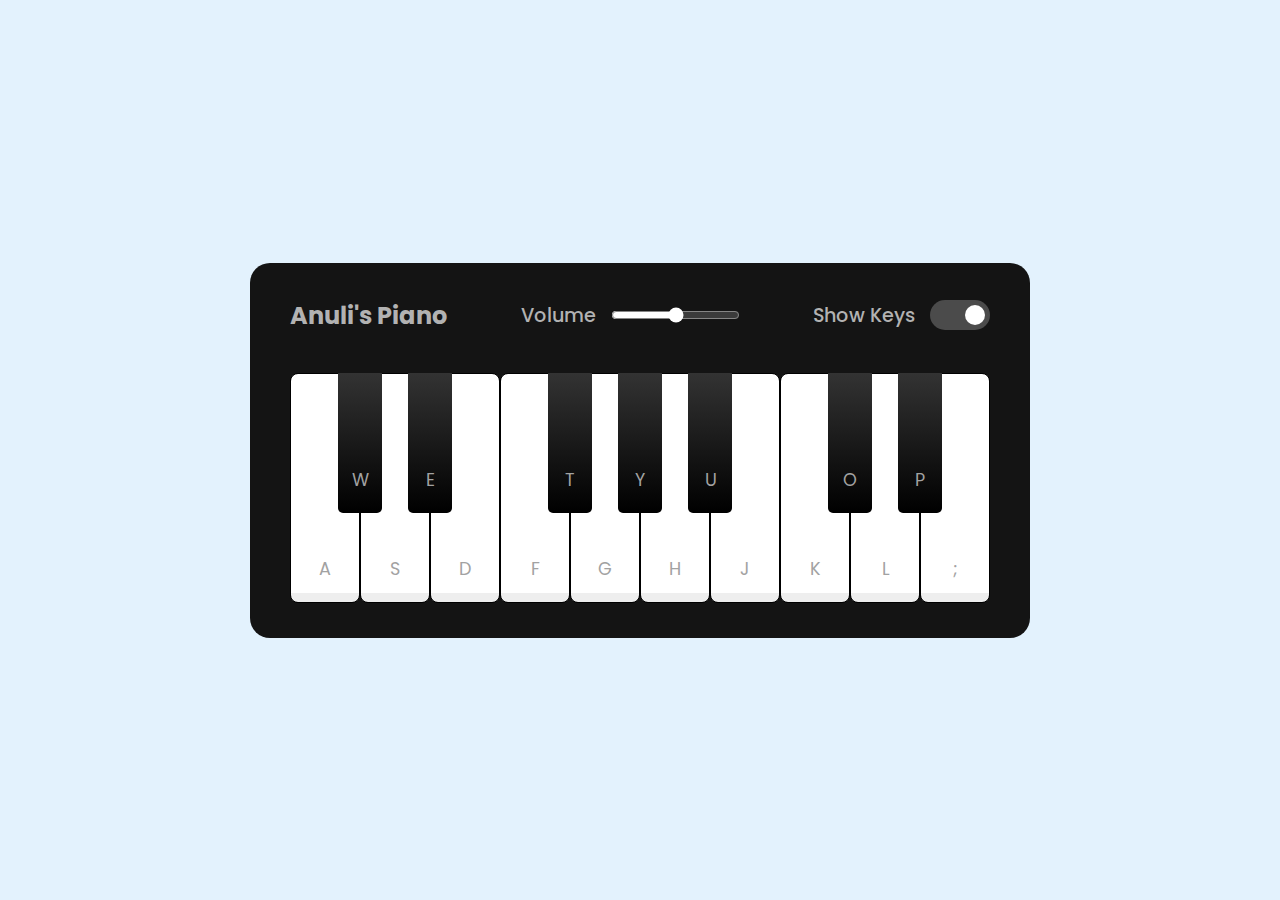
<file: index.html>
<!DOCTYPE html>
<html lang="en">
<head>
    <meta charset="UTF-8">
    <meta name="viewport" content="width=device-width, initial-scale=1.0">
    <title>Piano</title>
    <link rel="stylesheet" href="piano.css">
</head>
<body>
<div class="wrapper">
    <header>
        <h2>Anuli's Piano</h2>
        <div class="column volume-slider">
            <span>Volume</span><input type="range" min="0" max="1" value="0.5" step="any">
        </div>
        <div class="column keys-checkbox">
            <span>Show Keys</span><input type="checkbox" checked>
        </div>
    </header>
    <ul class="piano-keys">
        <li class="key white" data-key="a"><span>a</span></li>
        <li class="key black" data-key="w"><span>w</span></li>
        <li class="key white" data-key="s"><span>s</span></li>
        <li class="key black" data-key="e"><span>e</span></li>
        <li class="key white" data-key="d"><span>d</span></li>
        <li class="key white" data-key="f"><span>f</span></li>
        <li class="key black" data-key="t"><span>t</span></li>
        <li class="key white" data-key="g"><span>g</span></li>
        <li class="key black" data-key="y"><span>y</span></li>
        <li class="key white" data-key="h"><span>h</span></li>
        <li class="key black" data-key="u"><span>u</span></li>
        <li class="key white" data-key="j"><span>j</span></li>
        <li class="key white" data-key="k"><span>k</span></li>
        <li class="key black" data-key="o"><span>o</span></li>
        <li class="key white" data-key="l"><span>l</span></li>
        <li class="key black" data-key="p"><span>p</span></li>
        <li class="key white" data-key=";"><span>;</span></li>
    </ul>
</div>


    <script src="piano.js"></script>
</body>
</html>
</file>
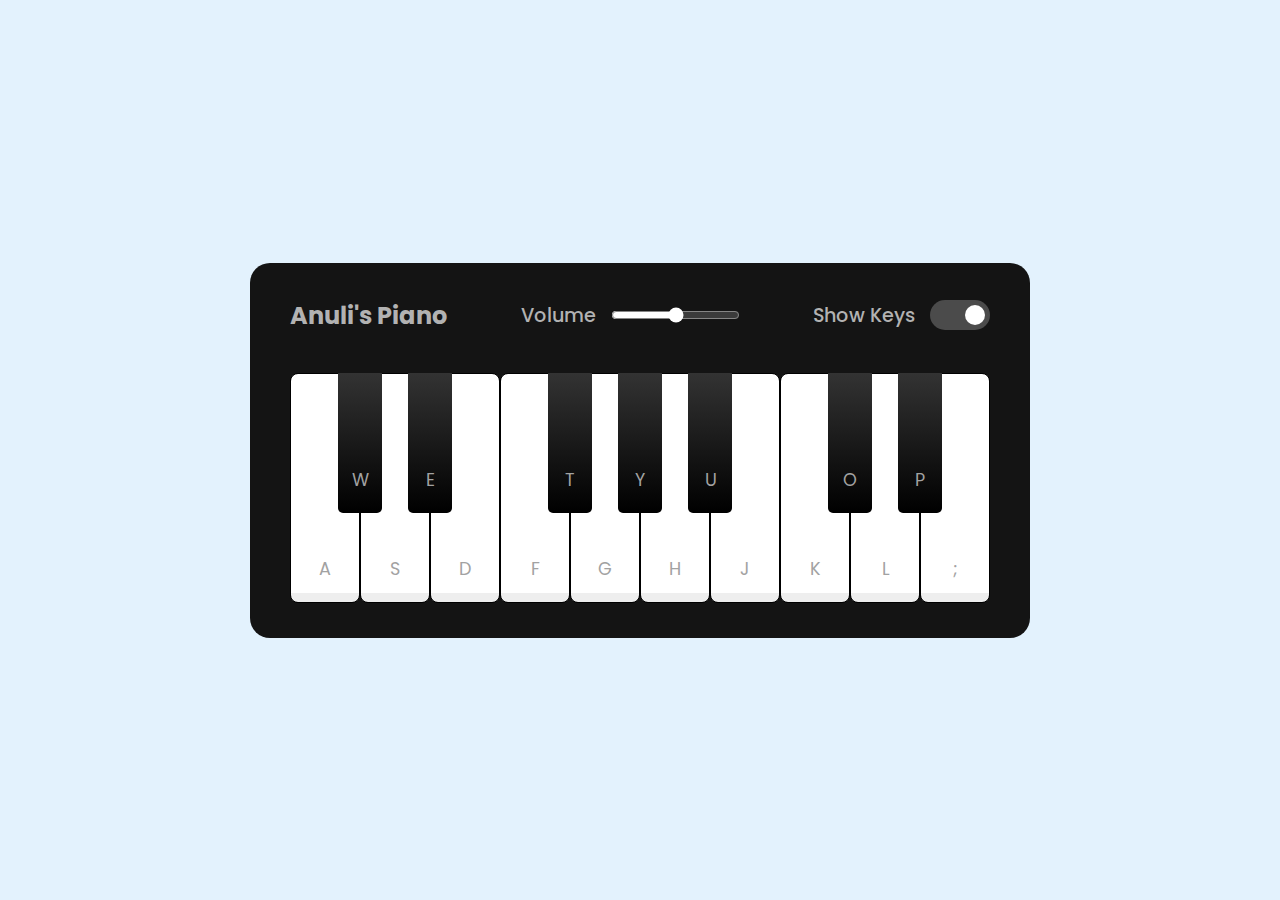
<file: piano.html>
<!DOCTYPE html>
<html lang="en">
<head>
    <meta charset="UTF-8">
    <meta name="viewport" content="width=device-width, initial-scale=1.0">
    <title>Piano</title>
    <link rel="stylesheet" href="piano.css">
</head>
<body>
<div class="wrapper">
    <header>
        <h2>Anuli's Piano</h2>
        <div class="column volume-slider">
            <span>Volume</span><input type="range" min="0" max="1" value="0.5" step="any">
        </div>
        <div class="column keys-checkbox">
            <span>Show Keys</span><input type="checkbox" checked>
        </div>
    </header>
    <ul class="piano-keys">
        <li class="key white" data-key="a"><span>a</span></li>
        <li class="key black" data-key="w"><span>w</span></li>
        <li class="key white" data-key="s"><span>s</span></li>
        <li class="key black" data-key="e"><span>e</span></li>
        <li class="key white" data-key="d"><span>d</span></li>
        <li class="key white" data-key="f"><span>f</span></li>
        <li class="key black" data-key="t"><span>t</span></li>
        <li class="key white" data-key="g"><span>g</span></li>
        <li class="key black" data-key="y"><span>y</span></li>
        <li class="key white" data-key="h"><span>h</span></li>
        <li class="key black" data-key="u"><span>u</span></li>
        <li class="key white" data-key="j"><span>j</span></li>
        <li class="key white" data-key="k"><span>k</span></li>
        <li class="key black" data-key="o"><span>o</span></li>
        <li class="key white" data-key="l"><span>l</span></li>
        <li class="key black" data-key="p"><span>p</span></li>
        <li class="key white" data-key=";"><span>;</span></li>
    </ul>
</div>


    <script src="piano.js"></script>
</body>
</html>
</file>
<file: piano.css>
@import url('https://fonts.googleapis.com/css2?family=Poppins:wght@100;200;300;400;500;600;700;800;900&display=swap');
*{
    margin: 0;
    padding: 0;
    box-sizing: border-box;
    font-family:'Poppins',sans-serif ;
}

body{
    display: flex;
    align-items: center;
    justify-content: center;
    min-height: 100vh;
    background: #e3f2fd;
    padding: 0 10px;
}

.wrapper{
    border-radius: 20px;
    background: #141414;
    padding: 35px 40px;
}

.wrapper header{
    color: #b2b2b2;
    display: flex;
    align-items: center;
    justify-content: space-between;
}

header h2{
    font-size: 1.5rem;
}

header .column{
    display: flex;
    align-items: center;
}

header .column span{
    font-weight: 500;
    margin-right: 15px;
    font-size: 1.2rem;
}

.volume-slider input{
    outline: none;
    accent-color: #fff;
}

.keys-checkbox input{
    width: 60px;
    height: 30px;
    border-radius: 30px;
    cursor: pointer;
    appearance: none;
    background: #4b4b4b;
    position: relative;
}

.keys-checkbox input::before{
    content: "";
    position: absolute;
    background: #8c8c8c;
    height: 20px;
    width: 20px;
    border-radius: inherit;
    top: 50%;
    left: 5px;
    transform: translateY(-50%);
    transition: all 0.3s ease;
}

.keys-checkbox input:checked::before{
    left: 35px;
    background: #fff;
}

.piano-keys{
    display: flex;
    margin-top: 40px;
}

.piano-keys .key{
    cursor: pointer;
    list-style: none;
    color: #a2a2a2;
    text-transform: uppercase;
    position: relative;
    user-select: none;
}

.piano-keys .black{
    width: 44px;
    height: 140px;
    z-index: 2;
    margin: 0 -22px 0 -22px;
    border-radius: 0 0 5px 5px;
    background: linear-gradient(#333,#000);
}

.piano-keys .black.active{
    box-shadow: inset -5px 5px 10px rgba(255, 255, 255, 0.1) ;
    background: linear-gradient(to bottom, #000, #434343);
}

.piano-keys .white{
    width: 70px;
    height: 230px;
    border-radius: 8px;
    border: 1px solid #000;
    background: linear-gradient(#fff 96%, #eee 4%);
}

.piano-keys .white.active{
    box-shadow: inset -5px 5px 20px rgba(0, 0, 0, 0.2);
    background: linear-gradient(to bottom, #fff 0%,#eee 100%);
}

.piano-keys span{
    position: absolute;
    bottom: 20px;
    width: 100%;
    text-align: center;
    font-size: 1.1rem;
}

.piano-keys .key.hide span{
    display: none;
}
</file>
